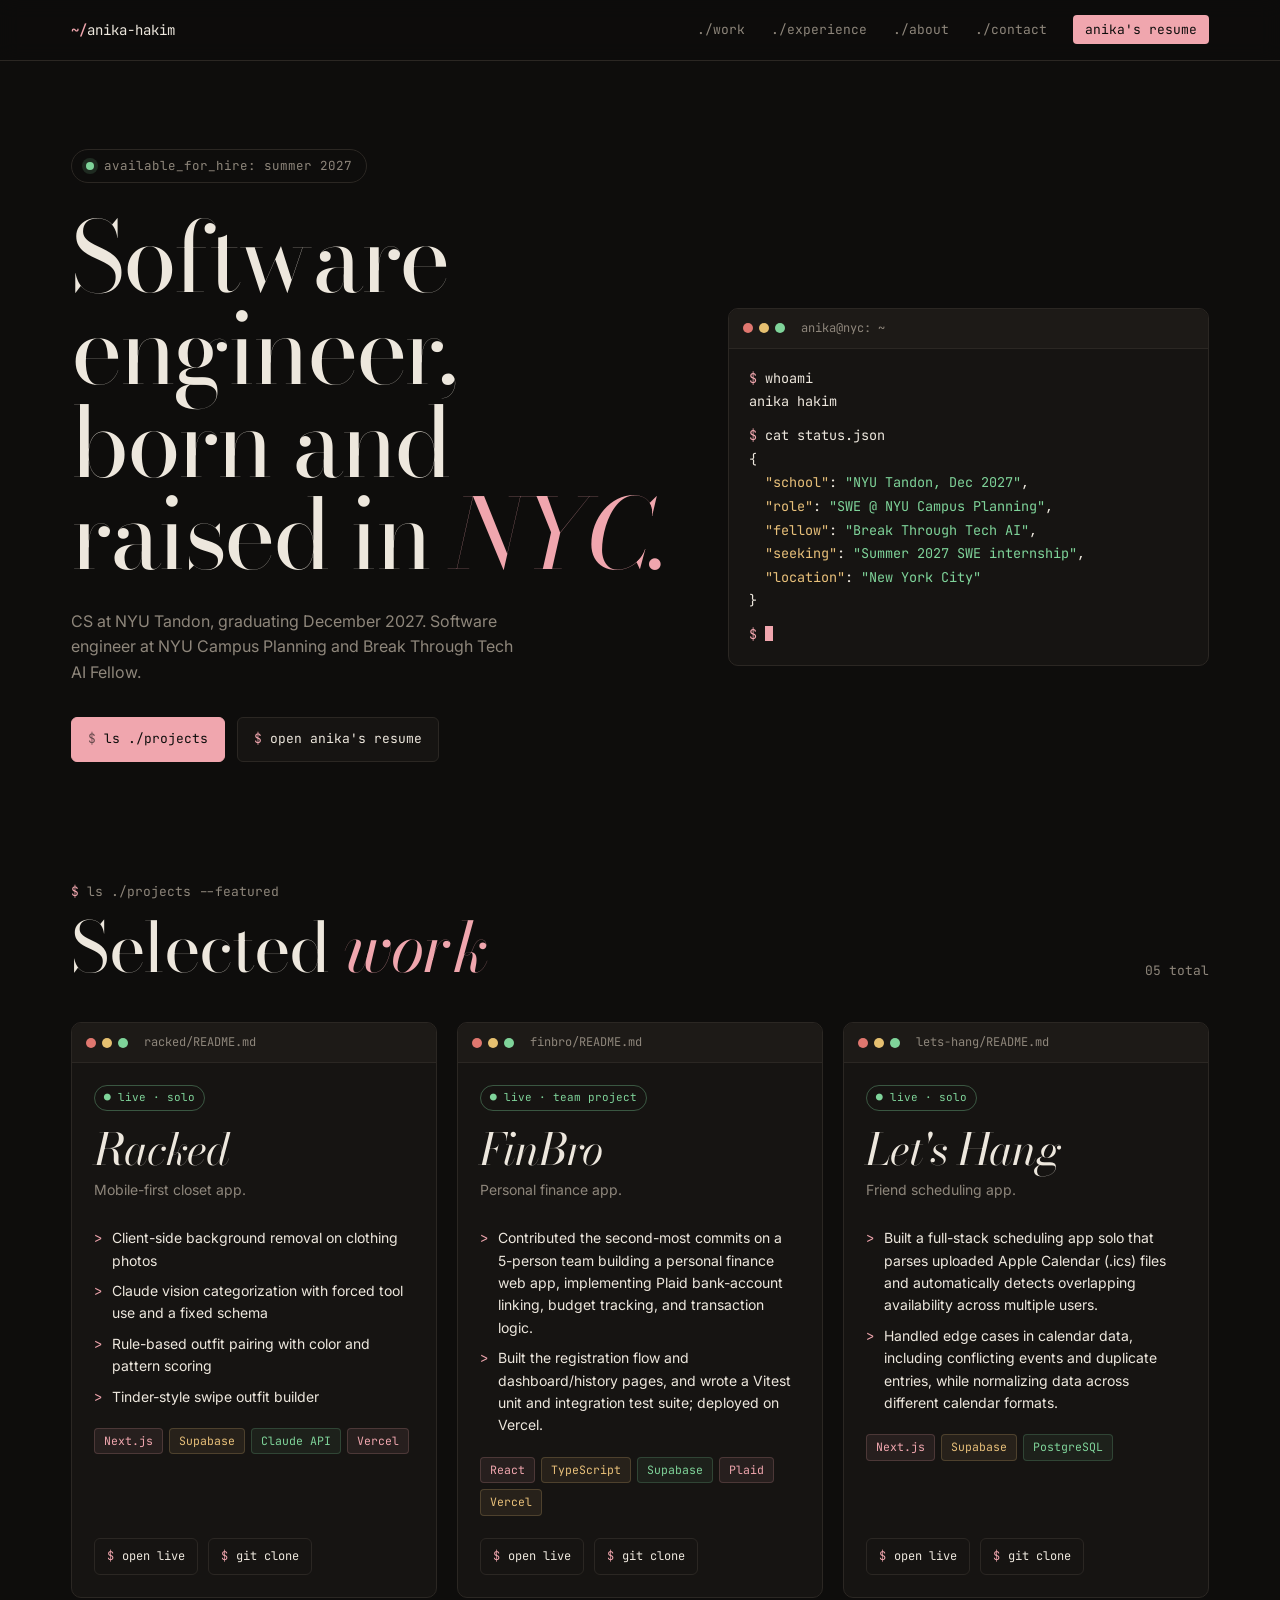
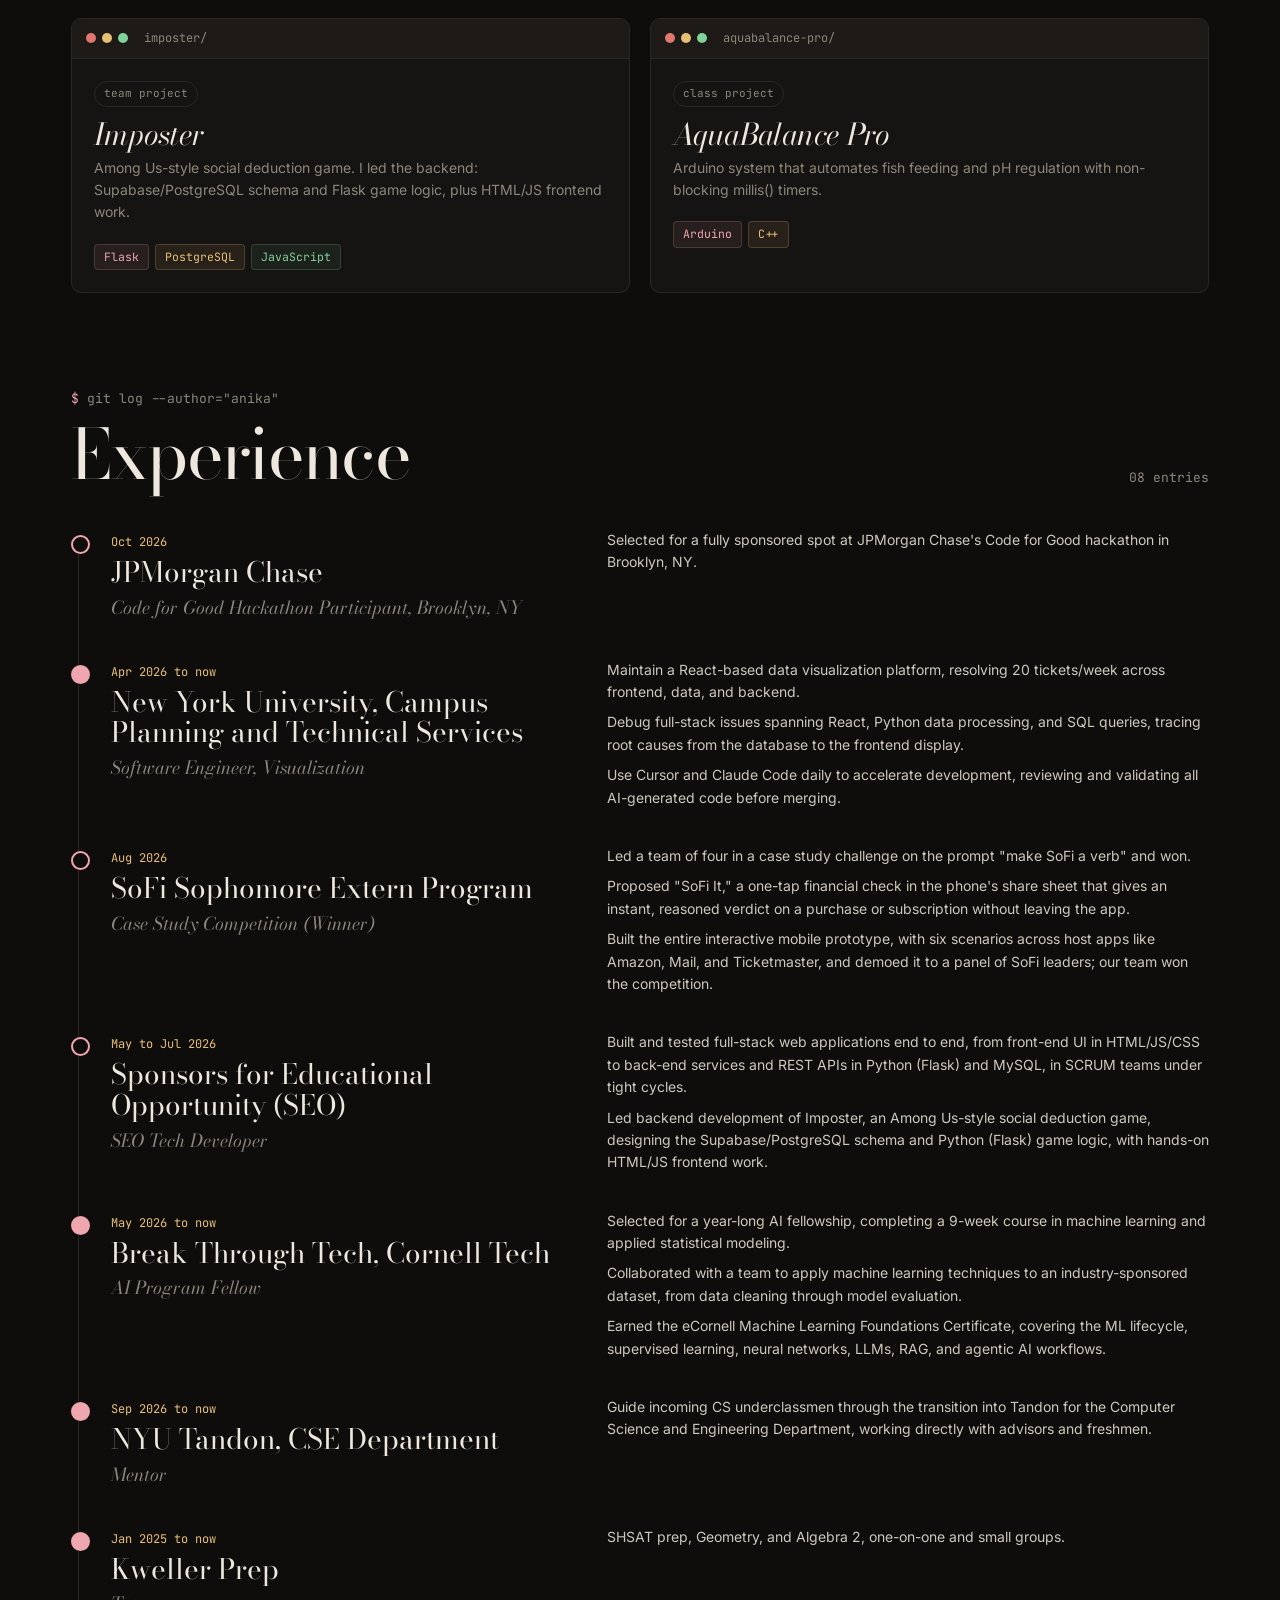
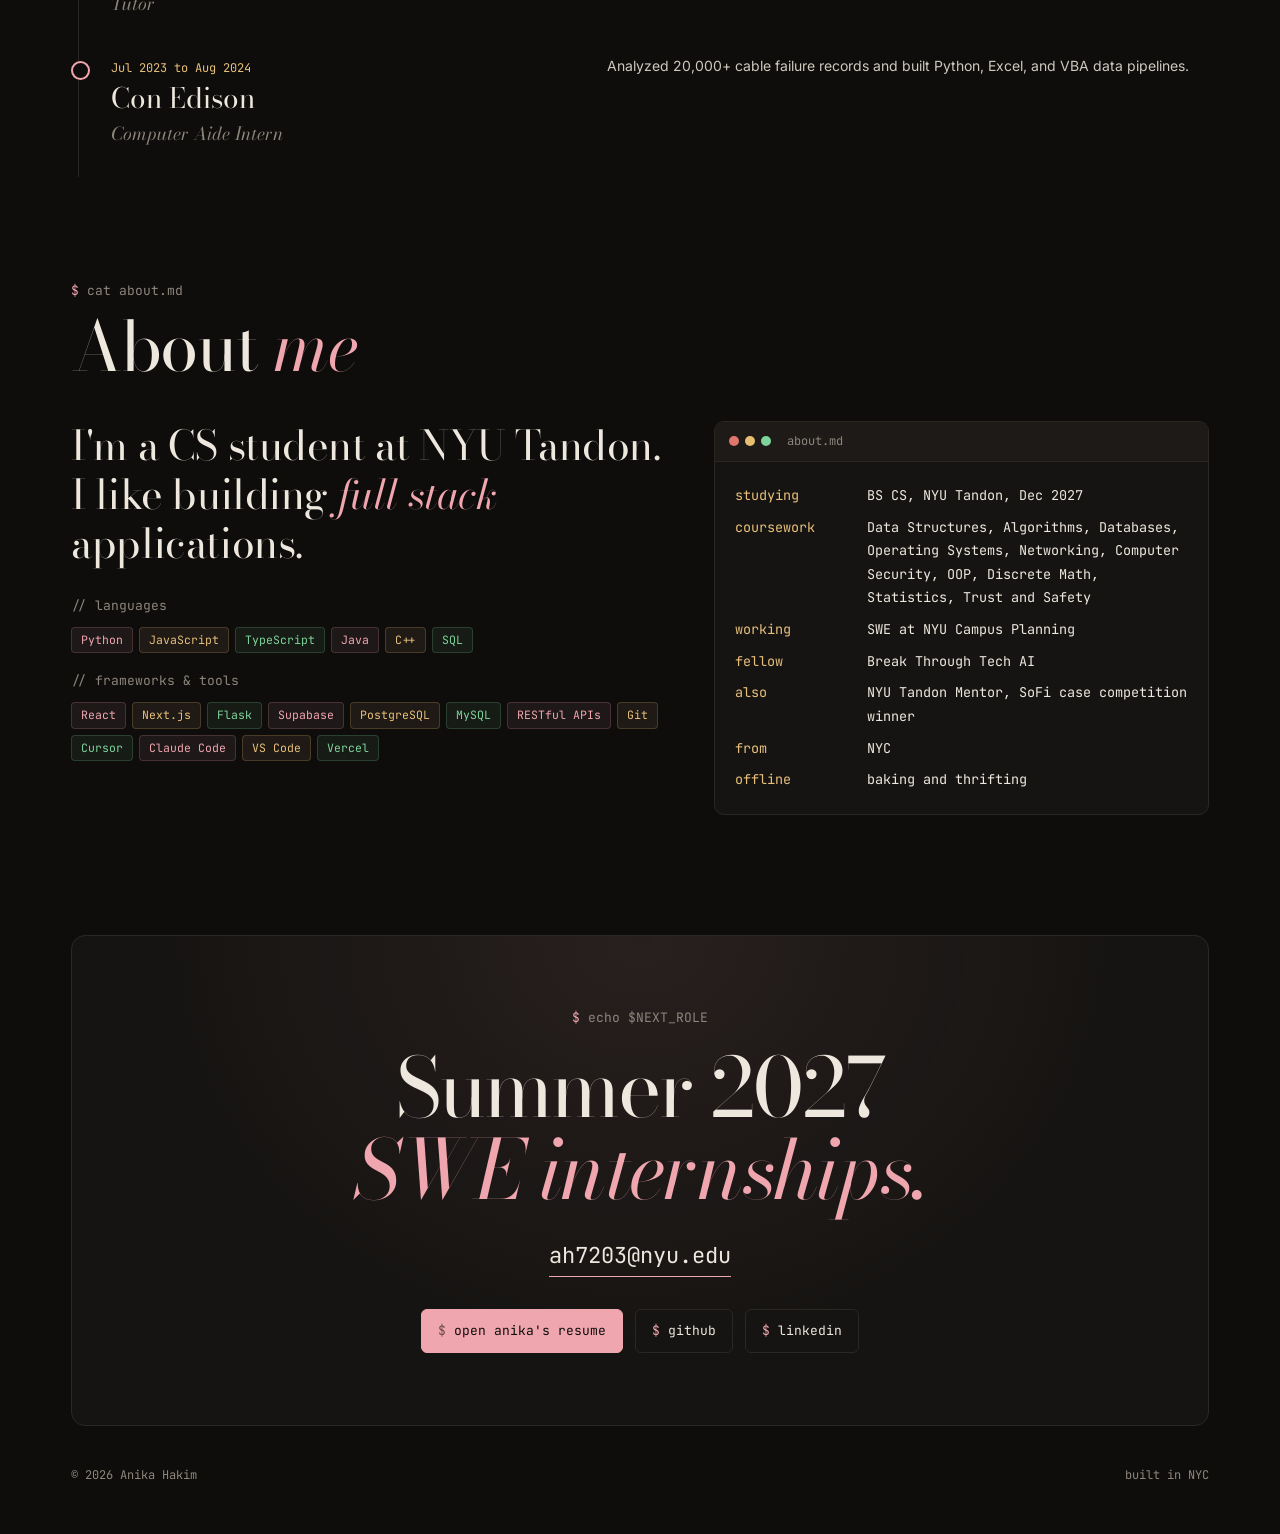
<file: index.html>
<!DOCTYPE html>
<html lang="en">
<head>
<meta charset="UTF-8">
<meta name="viewport" content="width=device-width, initial-scale=1.0">
<title>Anika Hakim</title>
<meta name="description" content="Anika Hakim. CS student at NYU Tandon and software engineer in New York. Looking for Summer 2027 SWE internships.">
<meta name="theme-color" content="#0e0d0c">
<script>document.documentElement.classList.add("js")</script>
<link rel="preconnect" href="https://fonts.googleapis.com">
<link rel="preconnect" href="https://fonts.gstatic.com" crossorigin>
<link href="https://fonts.googleapis.com/css2?family=Bodoni+Moda:ital,opsz,wght@0,6..96,400;0,6..96,500;1,6..96,400;1,6..96,500&family=JetBrains+Mono:wght@400;500&family=Inter:wght@400;500&display=swap" rel="stylesheet">
<style>
  /* ---------- Design tokens: change the whole look here ---------- */
  :root {
    --bg: #0e0d0c;
    --panel: #161412;
    --panel-2: #1d1a17;
    --line: #2b2723;
    --text: #ede7dd;
    --muted: #8e867b;
    --accent: #f0a6ae;      /* rose */
    --accent-2: #e8c07a;    /* champagne */
    --ok: #7fd49a;          /* status green */
    --serif: "Bodoni Moda", Didot, "Bodoni MT", Georgia, serif;
    --mono: "JetBrains Mono", ui-monospace, SFMono-Regular, Menlo, monospace;
    --sans: "Inter", "Helvetica Neue", Helvetica, Arial, sans-serif;
    --pad: clamp(16px, 4vw, 56px);
    --max: 1240px;
  }
  * { box-sizing: border-box; }
  html { scroll-behavior: smooth; }
  body {
    margin: 0;
    background: var(--bg);
    color: var(--text);
    font-family: var(--sans);
    font-size: 15px;
    line-height: 1.6;
    -webkit-font-smoothing: antialiased;
  }
  a { color: inherit; }
  ::selection { background: var(--accent); color: var(--bg); }
  :focus-visible { outline: 2px solid var(--accent); outline-offset: 3px; }
  .prompt { color: var(--accent); }
  .wrap { max-width: var(--max); margin: 0 auto; padding: 0 var(--pad); }

  /* ---------- Nav ---------- */
  .nav {
    position: sticky; top: 0; z-index: 50;
    background: color-mix(in srgb, var(--bg) 85%, transparent);
    backdrop-filter: blur(10px); -webkit-backdrop-filter: blur(10px);
    border-bottom: 1px solid var(--line);
  }
  .nav .wrap { display: flex; justify-content: space-between; align-items: center; height: 60px; }
  .brand { font-family: var(--mono); font-size: 14px; text-decoration: none; }
  .brand b { color: var(--accent); font-weight: 500; }
  .nav ul { display: flex; align-items: center; gap: 26px; list-style: none; margin: 0; padding: 0; font-family: var(--mono); font-size: 13px; }
  .nav ul a { text-decoration: none; color: var(--muted); }
  .nav ul a:hover { color: var(--text); }
  .nav ul .resume a { color: var(--bg); background: var(--accent); padding: 6px 12px; border-radius: 4px; }
  .nav ul .resume a:hover { background: var(--text); }

  /* ---------- Terminal window ---------- */
  .term { background: var(--panel); border: 1px solid var(--line); border-radius: 10px; overflow: hidden; }
  .term-bar {
    display: flex; align-items: center; gap: 8px;
    padding: 10px 14px;
    background: var(--panel-2);
    border-bottom: 1px solid var(--line);
    font-family: var(--mono); font-size: 12px; color: var(--muted);
  }
  .dots { display: flex; gap: 6px; margin-right: 8px; }
  .dots i { width: 10px; height: 10px; border-radius: 50%; display: block; }
  .dots i:nth-child(1) { background: #e0776f; }
  .dots i:nth-child(2) { background: #e6c070; }
  .dots i:nth-child(3) { background: #7fd49a; }
  .term-body { padding: 18px 20px; font-family: var(--mono); font-size: 13.5px; line-height: 1.75; }
  .term-body p { margin: 0; }
  .k { color: var(--accent-2); }
  .s { color: var(--ok); }
  .p { color: var(--muted); }
  .cursor { display: inline-block; width: 8px; height: 1.1em; background: var(--accent); vertical-align: -2px; animation: blink 1s steps(1) infinite; }
  @keyframes blink { 50% { opacity: 0; } }

  /* ---------- Hero ---------- */
  .hero { padding: 88px 0 96px; }
  .status {
    display: inline-flex; align-items: center; gap: 10px;
    font-family: var(--mono); font-size: 12.5px;
    border: 1px solid var(--line); border-radius: 999px;
    padding: 6px 14px; color: var(--muted);
  }
  .status::before { content: ""; width: 8px; height: 8px; border-radius: 50%; background: var(--ok); box-shadow: 0 0 0 4px rgba(127,212,154,.15); }
  .hero-grid { display: grid; grid-template-columns: 1.25fr 1fr; gap: 56px; align-items: center; margin-top: 28px; }
  .hero h1 {
    margin: 0;
    font-family: var(--serif); font-weight: 400;
    font-size: clamp(52px, 7.6vw, 116px);
    line-height: 0.95; letter-spacing: -0.025em;
  }
  .hero h1 em { color: var(--accent); }
  .hero .sub { margin: 28px 0 0; max-width: 46ch; color: var(--muted); font-size: 16px; }
  .cta { display: flex; flex-wrap: wrap; gap: 12px; margin-top: 32px; }
  .btn {
    display: inline-flex; align-items: center; gap: 8px;
    font-family: var(--mono); font-size: 13px;
    padding: 11px 16px; border-radius: 6px;
    border: 1px solid var(--line); text-decoration: none;
    background: var(--panel);
    transition: border-color .2s, background .2s, color .2s;
  }
  .btn:hover { border-color: var(--accent); }
  .btn.primary { background: var(--accent); color: var(--bg); border-color: var(--accent); }
  .btn.primary:hover { background: var(--text); border-color: var(--text); }
  .btn .dollar { color: var(--accent); }
  .btn.primary .dollar { color: var(--bg); opacity: .6; }

  /* ---------- Section heads ---------- */
  .section { padding: 96px 0 0; }
  .shead { display: flex; justify-content: space-between; align-items: end; gap: 16px; margin-bottom: 40px; }
  .shead .cmd { font-family: var(--mono); font-size: 13px; color: var(--muted); margin: 0 0 10px; }
  .shead h2 {
    margin: 0; font-family: var(--serif); font-weight: 400;
    font-size: clamp(40px, 5.4vw, 76px); line-height: 1; letter-spacing: -0.02em;
  }
  .shead h2 em { color: var(--accent); }
  .shead .count { font-family: var(--mono); font-size: 13px; color: var(--muted); white-space: nowrap; }

  /* ---------- Project cards ---------- */
  .cards { display: grid; grid-template-columns: repeat(3, 1fr); gap: 20px; }
  .card { display: flex; flex-direction: column; transition: transform .3s, border-color .3s; }
  .card:hover { transform: translateY(-4px); border-color: #4a423b; }
  .card .term-body { font-family: var(--sans); font-size: 14px; line-height: 1.6; display: flex; flex-direction: column; flex: 1; padding: 22px; }
  .badge {
    align-self: flex-start;
    font-family: var(--mono); font-size: 11px;
    padding: 3px 9px; border-radius: 999px;
    border: 1px solid var(--line); color: var(--muted);
  }
  .badge.live { color: var(--ok); border-color: rgba(127,212,154,.35); }
  .card h3 {
    margin: 16px 0 0; font-family: var(--serif); font-style: italic; font-weight: 400;
    font-size: 44px; line-height: 1; letter-spacing: -0.02em;
  }
  .card .tag { margin: 8px 0 0; color: var(--muted); }
  .card ul { margin: 18px 0 0; padding: 0; list-style: none; }
  .card li { position: relative; padding-left: 18px; margin-top: 8px; }
  .card li::before { content: ">"; position: absolute; left: 0; color: var(--accent); font-family: var(--mono); }
  .tags { display: flex; flex-wrap: wrap; gap: 6px; margin-top: 20px; }
  .tags span {
    font-family: var(--mono); font-size: 11.5px;
    padding: 3px 9px; border-radius: 4px;
    background: rgba(240,166,174,.08); color: var(--accent);
    border: 1px solid rgba(240,166,174,.18);
  }
  .tags span:nth-child(3n+2) { background: rgba(232,192,122,.08); color: var(--accent-2); border-color: rgba(232,192,122,.2); }
  .tags span:nth-child(3n+3) { background: rgba(127,212,154,.07); color: var(--ok); border-color: rgba(127,212,154,.2); }
  .card .actions { display: flex; flex-wrap: wrap; gap: 10px; margin-top: auto; padding-top: 22px; }
  .card .actions .btn { padding: 8px 12px; font-size: 12px; }
  .cards.small { margin-top: 20px; grid-template-columns: repeat(2, 1fr); }
  .cards.small h3 { font-size: 30px; margin-top: 12px; }

  /* ---------- Experience: git log ---------- */
  .log { list-style: none; margin: 0; padding: 0; position: relative; }
  .log::before { content: ""; position: absolute; left: 7px; top: 8px; bottom: 8px; width: 1px; background: var(--line); }
  .commit { position: relative; padding: 0 0 36px 40px; display: grid; grid-template-columns: 1fr 1.3fr; gap: 32px; }
  .commit::before {
    content: ""; position: absolute; left: 0; top: 6px;
    width: 15px; height: 15px; border-radius: 50%;
    background: var(--bg); border: 2px solid var(--accent);
  }
  .commit.now::before { background: var(--accent); }
  .commit .when { font-family: var(--mono); font-size: 12px; color: var(--accent-2); }
  .commit h3 { margin: 4px 0 0; font-family: var(--serif); font-weight: 400; font-size: 28px; line-height: 1.1; }
  .commit .org { margin: 6px 0 0; font-family: var(--serif); font-style: italic; font-size: 18px; color: var(--muted); }
  .commit ul { margin: 0; padding: 0; list-style: none; color: #cfc8bd; font-size: 14px; }
  .commit li + li { margin-top: 8px; }

  /* ---------- About ---------- */
  .about-grid { display: grid; grid-template-columns: 1.2fr 1fr; gap: 48px; align-items: start; }
  .standfirst { margin: 0; font-family: var(--serif); font-size: clamp(28px, 3.2vw, 42px); line-height: 1.2; letter-spacing: -0.01em; }
  .standfirst em { color: var(--accent); }
  .about-grid .term-body .row { display: grid; grid-template-columns: 120px 1fr; gap: 12px; padding: 4px 0; }
  .skills { margin-top: 28px; }
  .skills h4 { margin: 0 0 10px; font-family: var(--mono); font-weight: 400; font-size: 13px; color: var(--muted); }
  .skills .tags { margin: 0 0 18px; }

  /* ---------- Contact ---------- */
  .contact { padding: 120px 0 48px; }
  .contact-box { text-align: center; padding: 72px 24px; border: 1px solid var(--line); border-radius: 14px; background: radial-gradient(ellipse at top, rgba(240,166,174,.08), transparent 60%), var(--panel); }
  .contact-box .cmd { font-family: var(--mono); font-size: 13px; color: var(--muted); margin: 0; }
  .contact-box h2 { margin: 18px 0 0; font-family: var(--serif); font-weight: 400; font-size: clamp(40px, 6.4vw, 96px); line-height: 1; letter-spacing: -0.025em; }
  .contact-box h2 em { color: var(--accent); }
  .contact-box .email { display: inline-block; margin-top: 28px; font-family: var(--mono); font-size: clamp(16px, 2.2vw, 22px); text-decoration: none; border-bottom: 1px solid var(--accent); padding-bottom: 2px; }
  .contact-box .email:hover { color: var(--accent); }
  .contact-box .cta { justify-content: center; }
  footer { display: flex; justify-content: space-between; gap: 16px; margin-top: 40px; font-family: var(--mono); font-size: 12px; color: var(--muted); }

  /* ---------- Intro: typing ---------- */
  body.intro-playing { overflow: hidden; }
  .intro { position: fixed; inset: 0; z-index: 100; background: var(--bg); display: flex; align-items: center; justify-content: center; cursor: pointer; transition: opacity .6s ease; padding: 24px; }
  .intro[hidden] { display: none; }
  .intro.out { opacity: 0; pointer-events: none; }
  .intro-inner { width: min(760px, 100%); }
  .intro-line { font-family: var(--mono); font-size: clamp(14px, 1.8vw, 18px); margin: 0; min-height: 1.6em; }
  .intro-name {
    margin: 16px 0 0; font-family: var(--serif); font-style: italic; font-weight: 400;
    font-size: clamp(56px, 10vw, 136px); line-height: 1; letter-spacing: -0.025em;
    opacity: 0; transform: translateY(12px); transition: opacity .6s ease, transform .6s ease;
  }
  .intro-name.show { opacity: 1; transform: none; }
  .intro-skip { position: fixed; bottom: 24px; left: 0; right: 0; text-align: center; font-family: var(--mono); font-size: 12px; color: var(--muted); }

  /* ---------- Reveal ---------- */
  .js .reveal { opacity: 0; transform: translateY(20px); transition: opacity .8s ease, transform .8s cubic-bezier(.2,.7,.2,1); }
  .js .reveal.in { opacity: 1; transform: none; }

  /* ---------- Responsive ---------- */
  @media (max-width: 1000px) {
    .cards { grid-template-columns: 1fr 1fr; }
    .hero-grid, .about-grid { grid-template-columns: 1fr; gap: 40px; }
    .commit { grid-template-columns: 1fr; gap: 10px; }
  }
  @media (max-width: 640px) {
    .cards, .cards.small { grid-template-columns: 1fr; }
    .nav ul li:not(.resume):not(:first-child) { display: none; }
    .hero { padding: 56px 0 64px; }
    .section { padding-top: 72px; }
    .about-grid .term-body .row { grid-template-columns: 1fr; gap: 0; padding: 6px 0; }
    footer { flex-direction: column; }
  }
  @media (prefers-reduced-motion: reduce) {
    html { scroll-behavior: auto; }
    .js .reveal { opacity: 1; transform: none; transition: none; }
    .card, .intro, .intro-name { transition: none; }
    .cursor { animation: none; }
  }
</style>
</head>
<body>

<!-- Intro: types a command, then reveals the name -->
<div class="intro" data-intro hidden aria-hidden="true">
  <div class="intro-inner">
    <p class="intro-line"><span class="prompt">anika@nyc</span><span class="p">:~$</span> <span data-intro-type></span><span class="cursor"></span></p>
    <p class="intro-name" data-intro-name>Anika Hakim</p>
  </div>
  <p class="intro-skip">click or press any key to skip</p>
</div>

<header class="nav">
  <div class="wrap">
    <a class="brand" href="#top"><b>~/</b>anika-hakim</a>
    <nav aria-label="Primary">
      <ul>
        <li><a href="#work">./work</a></li>
        <li><a href="#experience">./experience</a></li>
        <li><a href="#about">./about</a></li>
        <li><a href="#contact">./contact</a></li>
        <li class="resume"><a href="public/AnikaHakim_Resume.pdf" target="_blank" rel="noopener">anika's resume</a></li>
      </ul>
    </nav>
  </div>
</header>

<main id="top" class="wrap">

  <!-- HERO -->
  <section class="hero" aria-label="Intro">
    <span class="status">available_for_hire: summer 2027</span>
    <div class="hero-grid">
      <div>
        <h1>Software engineer, born and raised in <em>NYC.</em></h1>
        <p class="sub">CS at NYU Tandon, graduating December 2027. Software engineer at NYU Campus Planning and Break Through Tech AI Fellow.</p>
        <div class="cta">
          <a class="btn primary" href="#work"><span class="dollar">$</span> ls ./projects</a>
          <a class="btn" href="public/AnikaHakim_Resume.pdf" target="_blank" rel="noopener"><span class="dollar">$</span> open anika's resume</a>
        </div>
      </div>
      <div class="term" aria-label="Quick facts">
        <div class="term-bar"><span class="dots"><i></i><i></i><i></i></span>anika@nyc: ~</div>
        <div class="term-body">
          <p><span class="prompt">$</span> whoami</p>
          <p>anika hakim</p>
          <p style="margin-top:10px"><span class="prompt">$</span> cat status.json</p>
          <p>{</p>
          <p>&nbsp;&nbsp;<span class="k">"school"</span>: <span class="s">"NYU Tandon, Dec 2027"</span>,</p>
          <p>&nbsp;&nbsp;<span class="k">"role"</span>: <span class="s">"SWE @ NYU Campus Planning"</span>,</p>
          <p>&nbsp;&nbsp;<span class="k">"fellow"</span>: <span class="s">"Break Through Tech AI"</span>,</p>
          <p>&nbsp;&nbsp;<span class="k">"seeking"</span>: <span class="s">"Summer 2027 SWE internship"</span>,</p>
          <p>&nbsp;&nbsp;<span class="k">"location"</span>: <span class="s">"New York City"</span></p>
          <p>}</p>
          <p style="margin-top:10px"><span class="prompt">$</span> <span class="cursor"></span></p>
        </div>
      </div>
    </div>
  </section>

  <!-- PROJECTS -->
  <section class="section" id="work" aria-label="Projects" style="padding-top:24px">
    <div class="shead">
      <div>
        <p class="cmd"><span class="prompt">$</span> ls ./projects --featured</p>
        <h2>Selected <em>work</em></h2>
      </div>
      <span class="count">05 total</span>
    </div>

    <div class="cards">
      <article class="term card reveal">
        <div class="term-bar"><span class="dots"><i></i><i></i><i></i></span>racked/README.md</div>
        <div class="term-body">
          <span class="badge live">● live · solo</span>
          <h3>Racked</h3>
          <p class="tag">Mobile-first closet app.</p>
          <ul>
            <li>Client-side background removal on clothing photos</li>
            <li>Claude vision categorization with forced tool use and a fixed schema</li>
            <li>Rule-based outfit pairing with color and pattern scoring</li>
            <li>Tinder-style swipe outfit builder</li>
          </ul>
          <div class="tags"><span>Next.js</span><span>Supabase</span><span>Claude API</span><span>Vercel</span></div>
          <div class="actions">
            <a class="btn" href="https://racked-five.vercel.app" target="_blank" rel="noopener"><span class="dollar">$</span> open live</a>
            <a class="btn" href="https://github.com/Anikahakim/Racked" target="_blank" rel="noopener"><span class="dollar">$</span> git clone</a>
          </div>
        </div>
      </article>

      <article class="term card reveal">
        <div class="term-bar"><span class="dots"><i></i><i></i><i></i></span>finbro/README.md</div>
        <div class="term-body">
          <span class="badge live">● live · team project</span>
          <h3>FinBro</h3>
          <p class="tag">Personal finance app.</p>
          <ul>
            <li>Contributed the second-most commits on a 5-person team building a personal finance web app, implementing Plaid bank-account linking, budget tracking, and transaction logic.</li>
            <li>Built the registration flow and dashboard/history pages, and wrote a Vitest unit and integration test suite; deployed on Vercel.</li>
          </ul>
          <div class="tags"><span>React</span><span>TypeScript</span><span>Supabase</span><span>Plaid</span><span>Vercel</span></div>
          <div class="actions">
            <a class="btn" href="https://finbro-lime.vercel.app" target="_blank" rel="noopener"><span class="dollar">$</span> open live</a>
            <a class="btn" href="https://github.com/itzdxrius/finbro" target="_blank" rel="noopener"><span class="dollar">$</span> git clone</a>
          </div>
        </div>
      </article>

      <article class="term card reveal">
        <div class="term-bar"><span class="dots"><i></i><i></i><i></i></span>lets-hang/README.md</div>
        <div class="term-body">
          <span class="badge live">● live · solo</span>
          <h3>Let's Hang</h3>
          <p class="tag">Friend scheduling app.</p>
          <ul>
            <li>Built a full-stack scheduling app solo that parses uploaded Apple Calendar (.ics) files and automatically detects overlapping availability across multiple users.</li>
            <li>Handled edge cases in calendar data, including conflicting events and duplicate entries, while normalizing data across different calendar formats.</li>
          </ul>
          <div class="tags"><span>Next.js</span><span>Supabase</span><span>PostgreSQL</span></div>
          <div class="actions">
            <a class="btn" href="https://let-s-hang-gray.vercel.app" target="_blank" rel="noopener"><span class="dollar">$</span> open live</a>
            <a class="btn" href="https://github.com/Anikahakim/Let-s-Hang" target="_blank" rel="noopener"><span class="dollar">$</span> git clone</a>
          </div>
        </div>
      </article>
    </div>

    <div class="cards small">
      <article class="term card reveal">
        <div class="term-bar"><span class="dots"><i></i><i></i><i></i></span>imposter/</div>
        <div class="term-body">
          <span class="badge">team project</span>
          <h3>Imposter</h3>
          <p class="tag">Among Us-style social deduction game. I led the backend: Supabase/PostgreSQL schema and Flask game logic, plus HTML/JS frontend work.</p>
          <div class="tags"><span>Flask</span><span>PostgreSQL</span><span>JavaScript</span></div>
        </div>
      </article>
      <article class="term card reveal">
        <div class="term-bar"><span class="dots"><i></i><i></i><i></i></span>aquabalance-pro/</div>
        <div class="term-body">
          <span class="badge">class project</span>
          <h3>AquaBalance Pro</h3>
          <p class="tag">Arduino system that automates fish feeding and pH regulation with non-blocking millis() timers.</p>
          <div class="tags"><span>Arduino</span><span>C++</span></div>
        </div>
      </article>
    </div>
  </section>

  <!-- EXPERIENCE -->
  <section class="section" id="experience" aria-label="Experience">
    <div class="shead">
      <div>
        <p class="cmd"><span class="prompt">$</span> git log --author="anika"</p>
        <h2>Experience</h2>
      </div>
      <span class="count">08 entries</span>
    </div>
    <ol class="log">
      <li class="commit reveal">
        <div><span class="when">Oct 2026</span><h3>JPMorgan Chase</h3><p class="org">Code for Good Hackathon Participant, Brooklyn, NY</p></div>
        <ul>
          <li>Selected for a fully sponsored spot at JPMorgan Chase's Code for Good hackathon in Brooklyn, NY.</li>
        </ul>
      </li>
      <li class="commit now reveal">
        <div><span class="when">Apr 2026 to now</span><h3>New York University, Campus Planning and Technical Services</h3><p class="org">Software Engineer, Visualization</p></div>
        <ul>
          <li>Maintain a React-based data visualization platform, resolving 20 tickets/week across frontend, data, and backend.</li>
          <li>Debug full-stack issues spanning React, Python data processing, and SQL queries, tracing root causes from the database to the frontend display.</li>
          <li>Use Cursor and Claude Code daily to accelerate development, reviewing and validating all AI-generated code before merging.</li>
        </ul>
      </li>
      <li class="commit reveal">
        <div><span class="when">Aug 2026</span><h3>SoFi Sophomore Extern Program</h3><p class="org">Case Study Competition (Winner)</p></div>
        <ul>
          <li>Led a team of four in a case study challenge on the prompt "make SoFi a verb" and won.</li>
          <li>Proposed "SoFi It," a one-tap financial check in the phone's share sheet that gives an instant, reasoned verdict on a purchase or subscription without leaving the app.</li>
          <li>Built the entire interactive mobile prototype, with six scenarios across host apps like Amazon, Mail, and Ticketmaster, and demoed it to a panel of SoFi leaders; our team won the competition.</li>
        </ul>
      </li>
      <li class="commit reveal">
        <div><span class="when">May to Jul 2026</span><h3>Sponsors for Educational Opportunity (SEO)</h3><p class="org">SEO Tech Developer</p></div>
        <ul>
          <li>Built and tested full-stack web applications end to end, from front-end UI in HTML/JS/CSS to back-end services and REST APIs in Python (Flask) and MySQL, in SCRUM teams under tight cycles.</li>
          <li>Led backend development of Imposter, an Among Us-style social deduction game, designing the Supabase/PostgreSQL schema and Python (Flask) game logic, with hands-on HTML/JS frontend work.</li>
        </ul>
      </li>
      <li class="commit now reveal">
        <div><span class="when">May 2026 to now</span><h3>Break Through Tech, Cornell Tech</h3><p class="org">AI Program Fellow</p></div>
        <ul>
          <li>Selected for a year-long AI fellowship, completing a 9-week course in machine learning and applied statistical modeling.</li>
          <li>Collaborated with a team to apply machine learning techniques to an industry-sponsored dataset, from data cleaning through model evaluation.</li>
          <li>Earned the eCornell Machine Learning Foundations Certificate, covering the ML lifecycle, supervised learning, neural networks, LLMs, RAG, and agentic AI workflows.</li>
        </ul>
      </li>
      <li class="commit now reveal">
        <div><span class="when">Sep 2026 to now</span><h3>NYU Tandon, CSE Department</h3><p class="org">Mentor</p></div>
        <ul>
          <li>Guide incoming CS underclassmen through the transition into Tandon for the Computer Science and Engineering Department, working directly with advisors and freshmen.</li>
        </ul>
      </li>
      <li class="commit now reveal">
        <div><span class="when">Jan 2025 to now</span><h3>Kweller Prep</h3><p class="org">Tutor</p></div>
        <ul>
          <li>SHSAT prep, Geometry, and Algebra 2, one-on-one and small groups.</li>
        </ul>
      </li>
      <li class="commit reveal">
        <div><span class="when">Jul 2023 to Aug 2024</span><h3>Con Edison</h3><p class="org">Computer Aide Intern</p></div>
        <ul>
          <li>Analyzed 20,000+ cable failure records and built Python, Excel, and VBA data pipelines.</li>
        </ul>
      </li>
    </ol>
  </section>

  <!-- ABOUT -->
  <section class="section" id="about" aria-label="About">
    <div class="shead">
      <div>
        <p class="cmd"><span class="prompt">$</span> cat about.md</p>
        <h2>About <em>me</em></h2>
      </div>
    </div>
    <div class="about-grid">
      <div class="reveal">
        <p class="standfirst">I'm a CS student at NYU Tandon. I like building <em>full stack</em> applications.</p>
        <div class="skills">
          <h4>// languages</h4>
          <div class="tags"><span>Python</span><span>JavaScript</span><span>TypeScript</span><span>Java</span><span>C++</span><span>SQL</span></div>
          <h4>// frameworks &amp; tools</h4>
          <div class="tags"><span>React</span><span>Next.js</span><span>Flask</span><span>Supabase</span><span>PostgreSQL</span><span>MySQL</span><span>RESTful APIs</span><span>Git</span><span>Cursor</span><span>Claude Code</span><span>VS Code</span><span>Vercel</span></div>
        </div>
      </div>
      <div class="term reveal">
        <div class="term-bar"><span class="dots"><i></i><i></i><i></i></span>about.md</div>
        <div class="term-body">
          <div class="row"><span class="k">studying</span><span>BS CS, NYU Tandon, Dec 2027</span></div>
          <div class="row"><span class="k">coursework</span><span>Data Structures, Algorithms, Databases, Operating Systems, Networking, Computer Security, OOP, Discrete Math, Statistics, Trust and Safety</span></div>
          <div class="row"><span class="k">working</span><span>SWE at NYU Campus Planning</span></div>
          <div class="row"><span class="k">fellow</span><span>Break Through Tech AI</span></div>
          <div class="row"><span class="k">also</span><span>NYU Tandon Mentor, SoFi case competition winner</span></div>
          <div class="row"><span class="k">from</span><span>NYC</span></div>
          <div class="row"><span class="k">offline</span><span>baking and thrifting</span></div>
        </div>
      </div>
    </div>
  </section>

  <!-- CONTACT -->
  <section class="contact" id="contact" aria-label="Contact">
    <div class="contact-box reveal">
      <p class="cmd"><span class="prompt">$</span> echo $NEXT_ROLE</p>
      <h2>Summer 2027<br><em>SWE internships.</em></h2>
      <a class="email" href="mailto:ah7203@nyu.edu">ah7203@nyu.edu</a>
      <div class="cta">
        <a class="btn primary" href="public/AnikaHakim_Resume.pdf" target="_blank" rel="noopener"><span class="dollar">$</span> open anika's resume</a>
        <a class="btn" href="https://github.com/Anikahakim" target="_blank" rel="noopener"><span class="dollar">$</span> github</a>
        <a class="btn" href="https://www.linkedin.com/in/anika-hakim/" target="_blank" rel="noopener"><span class="dollar">$</span> linkedin</a>
      </div>
    </div>
    <footer>
      <span>© 2026 Anika Hakim</span>
      <span>built in NYC</span>
    </footer>
  </section>
</main>

<script>
/* ---------- Intro: type "whoami", then show the name ---------- */
(function () {
  var TIMING = { startDelay: 300, perChar: 90, afterType: 350, hold: 1200 };  // tweak here
  var CMD = 'whoami';
  var overlay = document.querySelector('[data-intro]');
  var typeEl = document.querySelector('[data-intro-type]');
  var nameEl = document.querySelector('[data-intro-name]');
  var body = document.body;
  var KEY = 'ah-intro-played';
  function played() { try { return !!sessionStorage.getItem(KEY); } catch (e) { return false; } }
  function mark() { try { sessionStorage.setItem(KEY, '1'); } catch (e) {} }
  var reduce = window.matchMedia && window.matchMedia('(prefers-reduced-motion: reduce)').matches;
  if (reduce || played() || !overlay || !typeEl || !nameEl) return;

  var timers = [], done = false;
  function later(fn, ms) { timers.push(setTimeout(fn, ms)); }
  function finish() {
    if (done) return; done = true;
    timers.forEach(clearTimeout);
    mark();
    overlay.classList.add('out');
    body.classList.remove('intro-playing');
    setTimeout(function () { overlay.style.display = 'none'; }, 600);
    window.removeEventListener('keydown', finish);
  }
  overlay.removeAttribute('hidden');
  body.classList.add('intro-playing');
  overlay.addEventListener('click', finish);
  window.addEventListener('keydown', finish);

  var t = TIMING.startDelay;
  for (var i = 1; i <= CMD.length; i++) {
    (function (n) { later(function () { typeEl.textContent = CMD.slice(0, n); }, t); })(i);
    t += TIMING.perChar;
  }
  t += TIMING.afterType;
  later(function () { nameEl.classList.add('show'); }, t);
  later(finish, t + TIMING.hold);
})();

/* ---------- Scroll reveal ---------- */
(function () {
  var els = document.querySelectorAll('.reveal');
  if (!('IntersectionObserver' in window)) { els.forEach(function (e) { e.classList.add('in'); }); return; }
  var io = new IntersectionObserver(function (entries) {
    entries.forEach(function (en) { if (en.isIntersecting) { en.target.classList.add('in'); io.unobserve(en.target); } });
  }, { rootMargin: '0px 0px -8% 0px' });
  els.forEach(function (e) { io.observe(e); });
})();
</script>
</body>
</html>
</file>
